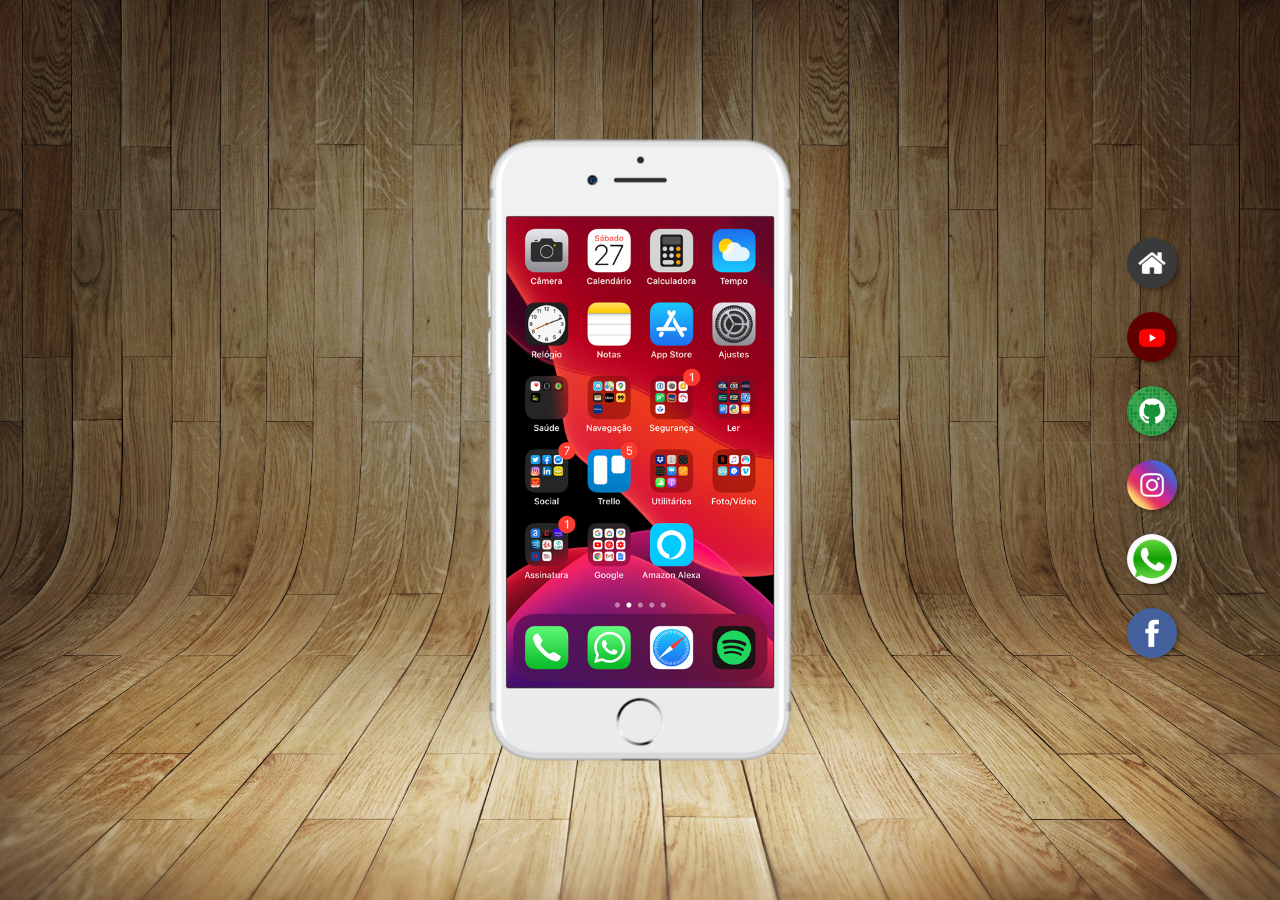
<file: index.html>
<!DOCTYPE html>
<html lang="pt-br">
<head>
    <meta charset="UTF-8">
    <meta name="viewport" content="width=device-width, initial-scale=1.0">
    <link rel="shortcut icon" href="favicon.ico" type="image/x-icon">
    <link rel="stylesheet" href="estilos/style.css">
    <title>Projeto Redes Sociais</title>
</head>
<body>
    <main>
        <section id="telefone">
            <iframe src="home.html" name="tela" id="tela" frameborder="0">
                Seu navegador não suporta iframes.
            </iframe>
        </section>
        <section id="redes-sociais">
            <a href="home.html" target="tela"><img src="imagens/logo-home.jpg" alt="Home"></a><br>
            <a href="youtube.html" target="tela"><img src="imagens/logo-youtube.jpg" alt="YouTube"></a><br>
            <a href="github.html" target="tela"><img src="imagens/logo-github.jpg" alt="GitHub"></a><br>
            <a href="instagram.html" target="tela"><img src="imagens/logo-instagram.jpg" alt="Instagram"></a><br>
            <a href="whatsapp.html" target="tela"><img src="imagens/logo-whatsapp.jpg" alt="WhatsApp"></a><br>
            <a href="facebook.html" target="tela"><img src="imagens/logo-facebook.jpg" alt="Facebook"></a>
        </section>
    </main>
</body>
</html>
</file>
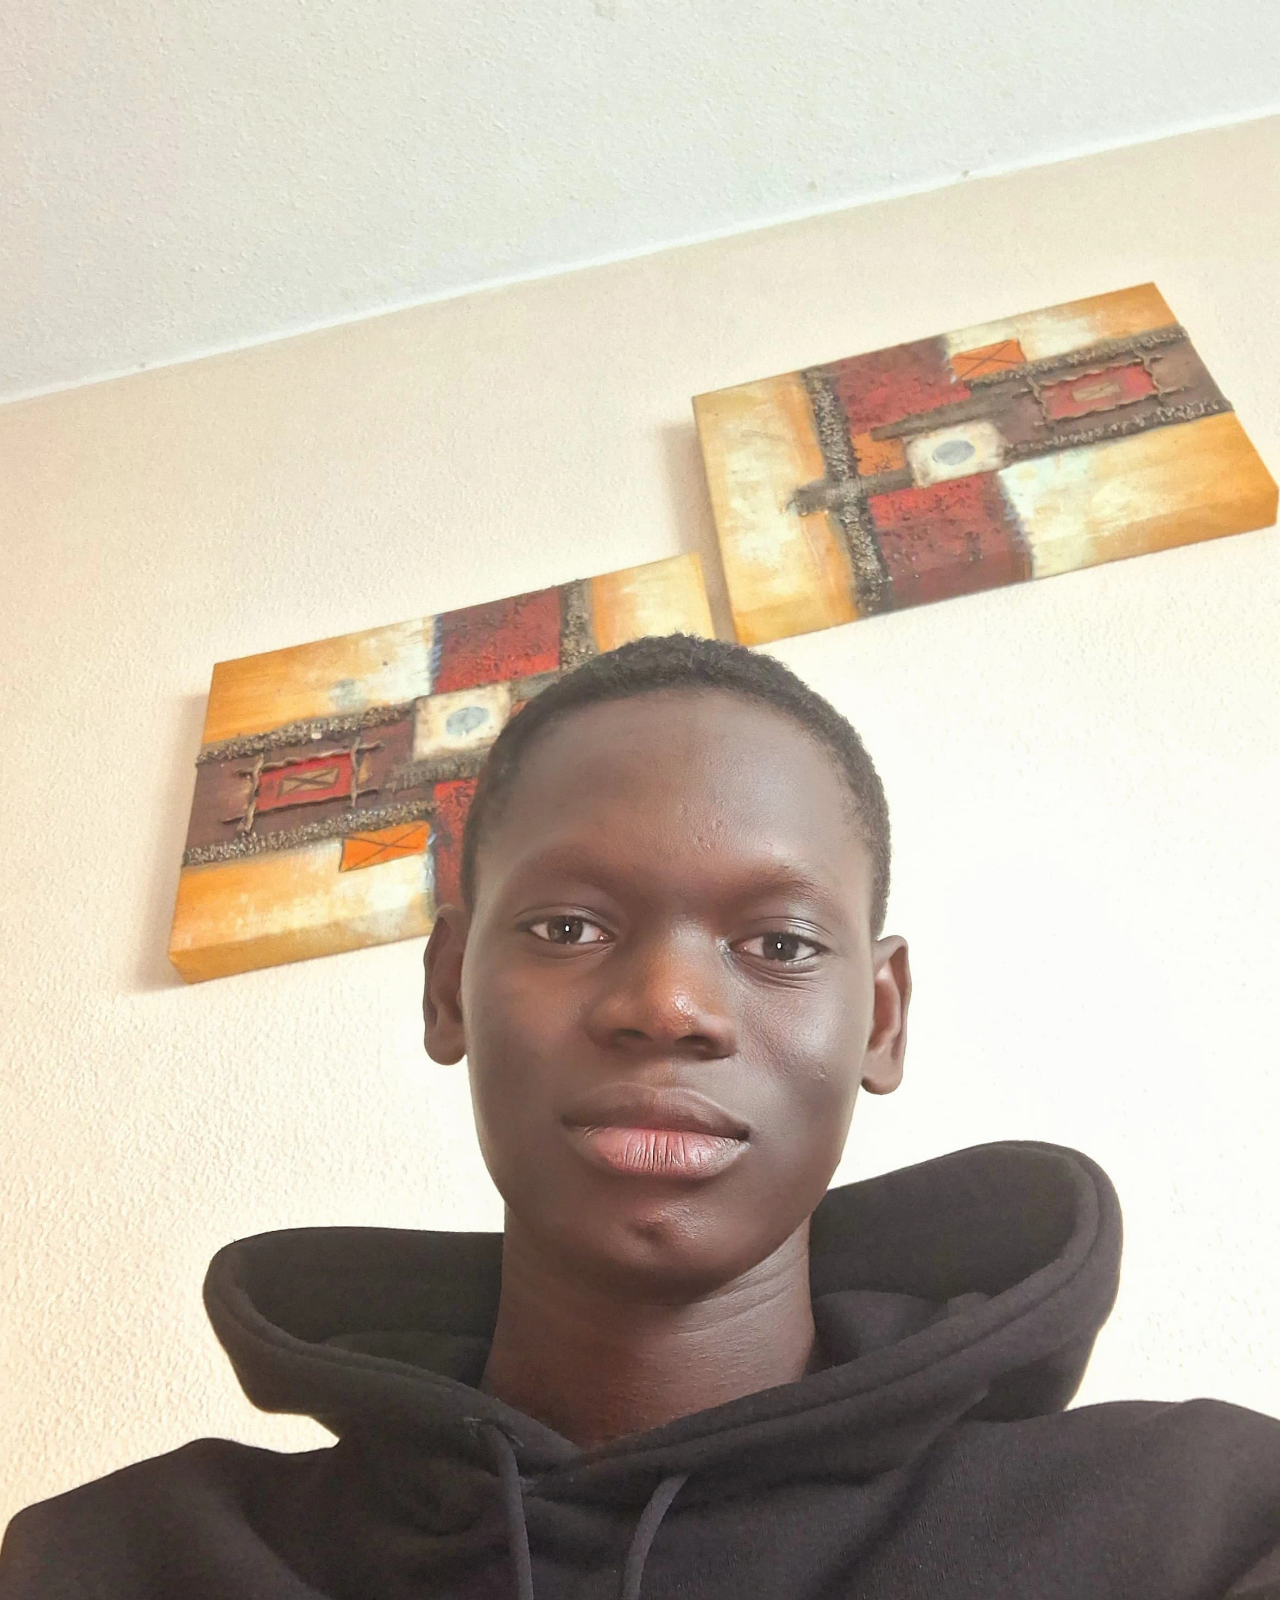
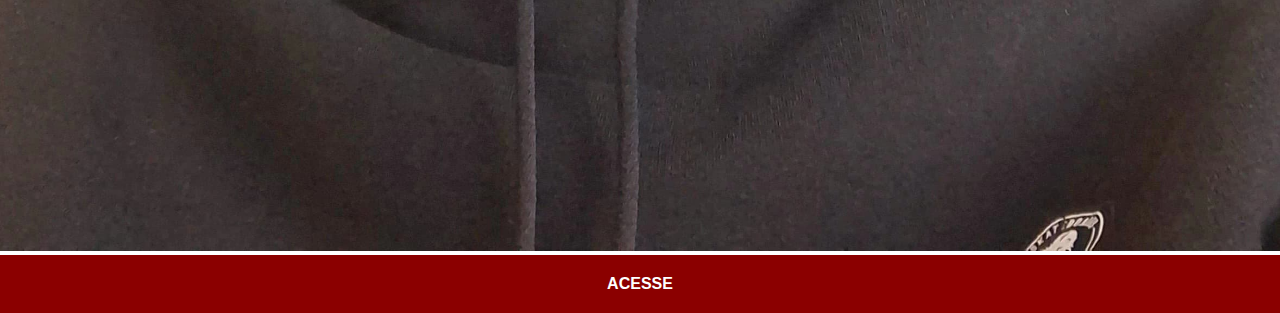
<file: facebook.html>
<!DOCTYPE html>
<html lang="pt-br">
<head>
    <meta charset="UTF-8">
    <meta name="viewport" content="width=device-width, initial-scale=1.0">
    <link rel="stylesheet" href="estilos/social.css">
    <title>Facebook</title>
</head>
<body>
    <img src="imagens/Alexgomes.jpg" alt="Facebook">
    <a href="https://www.facebook.com/lexgomes375">ACESSE</a>
</body>
</html>
</file>
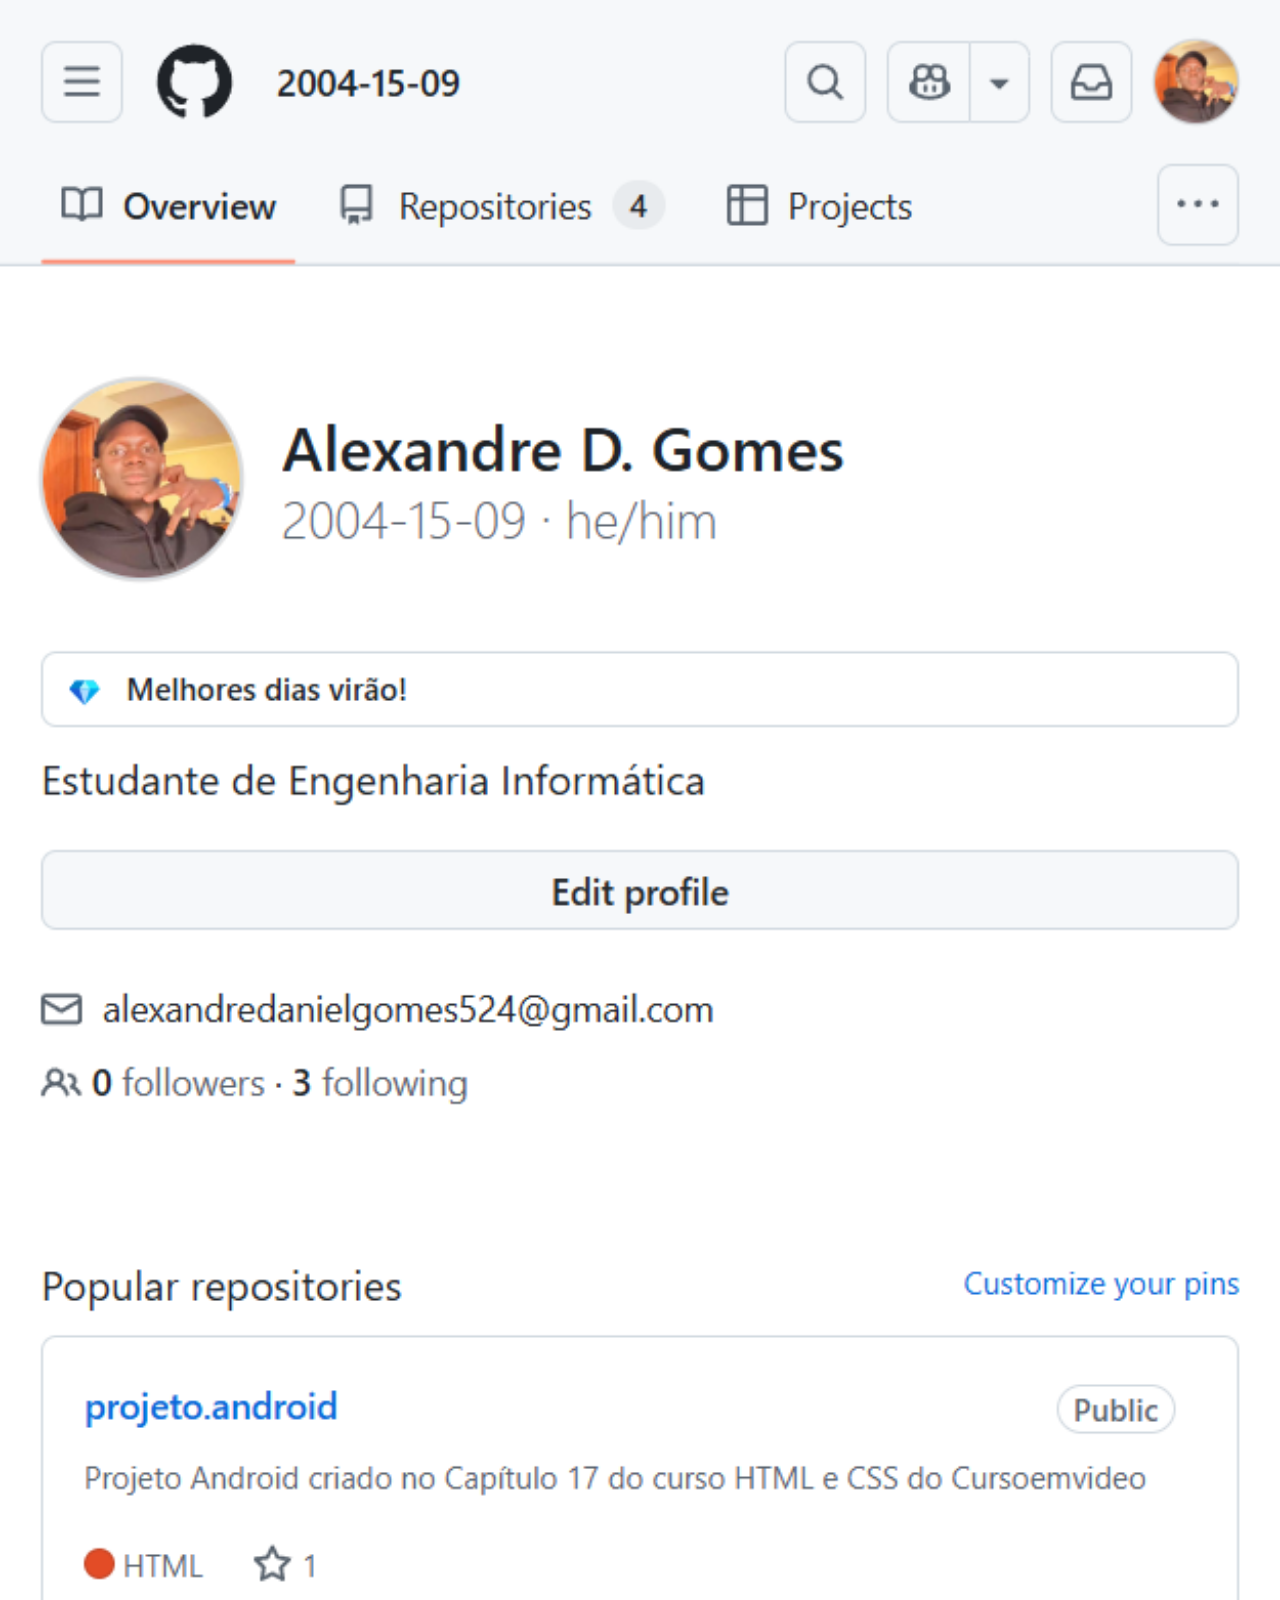
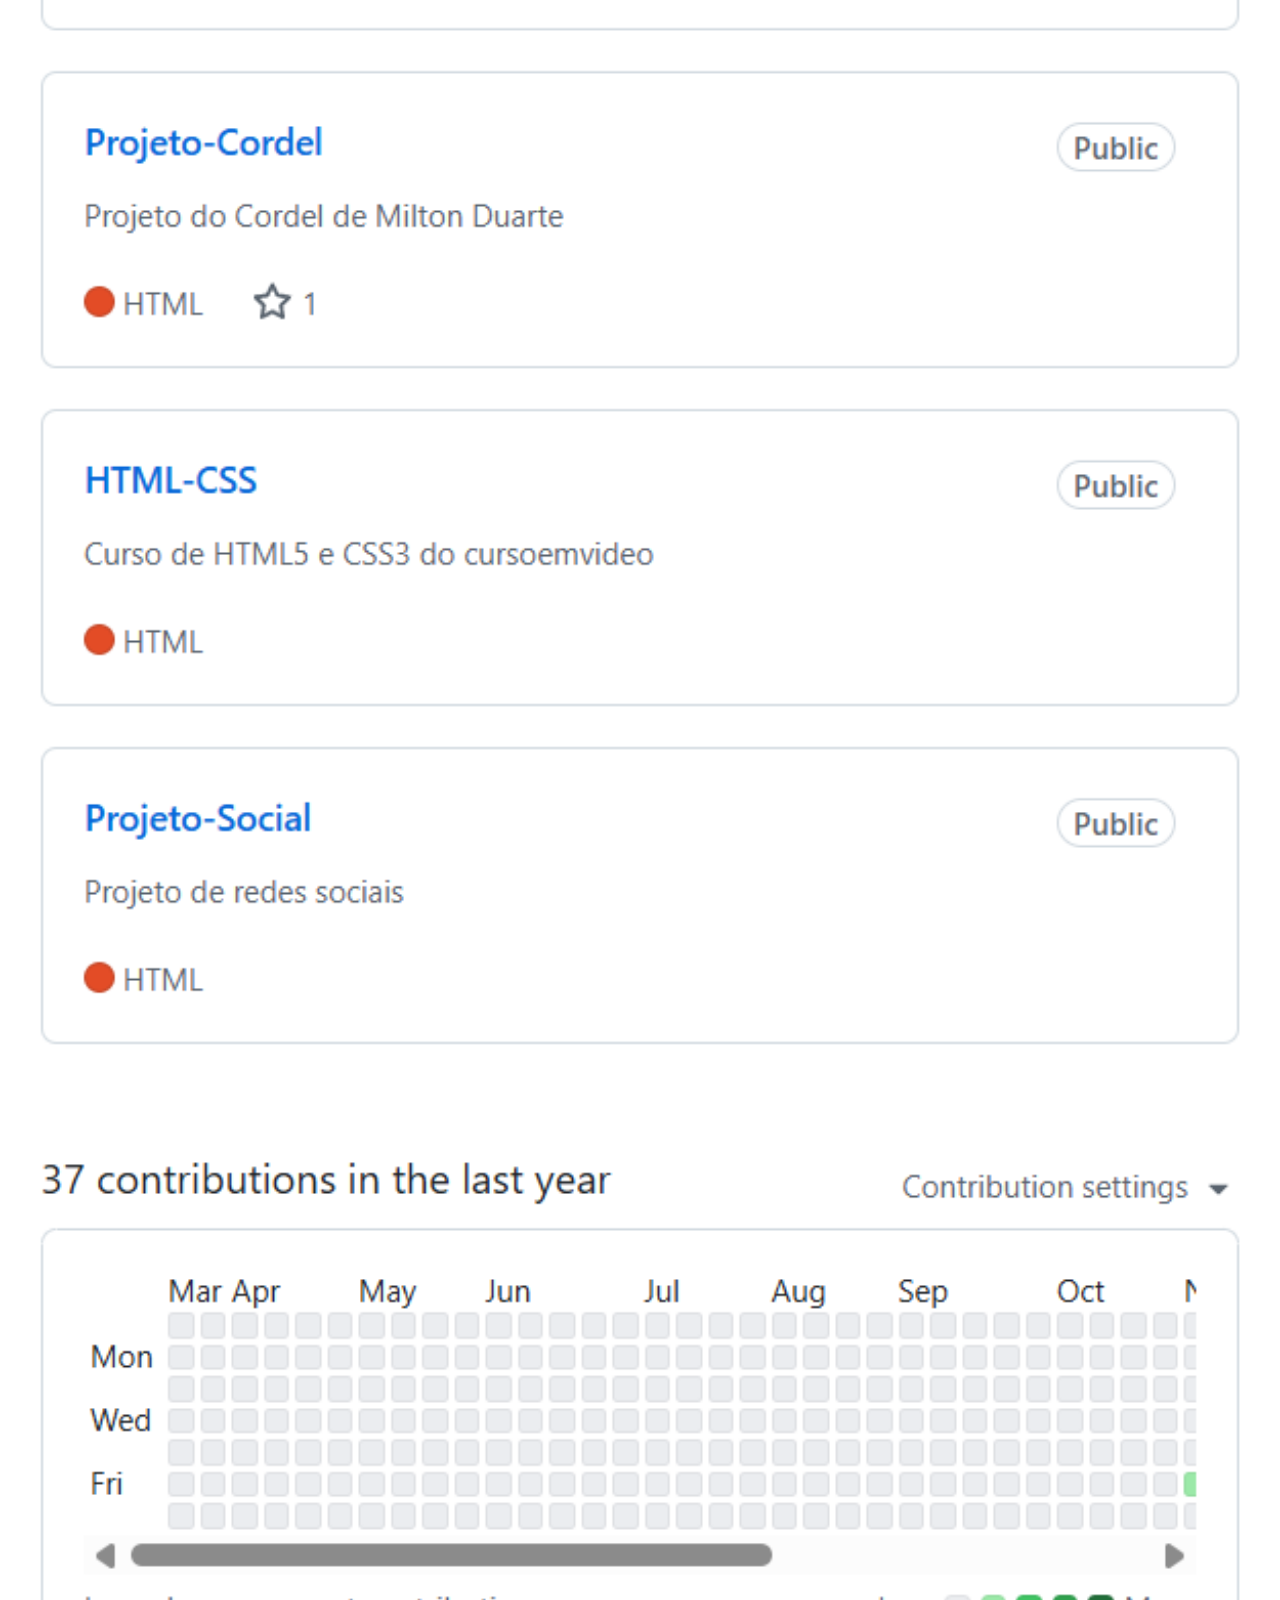
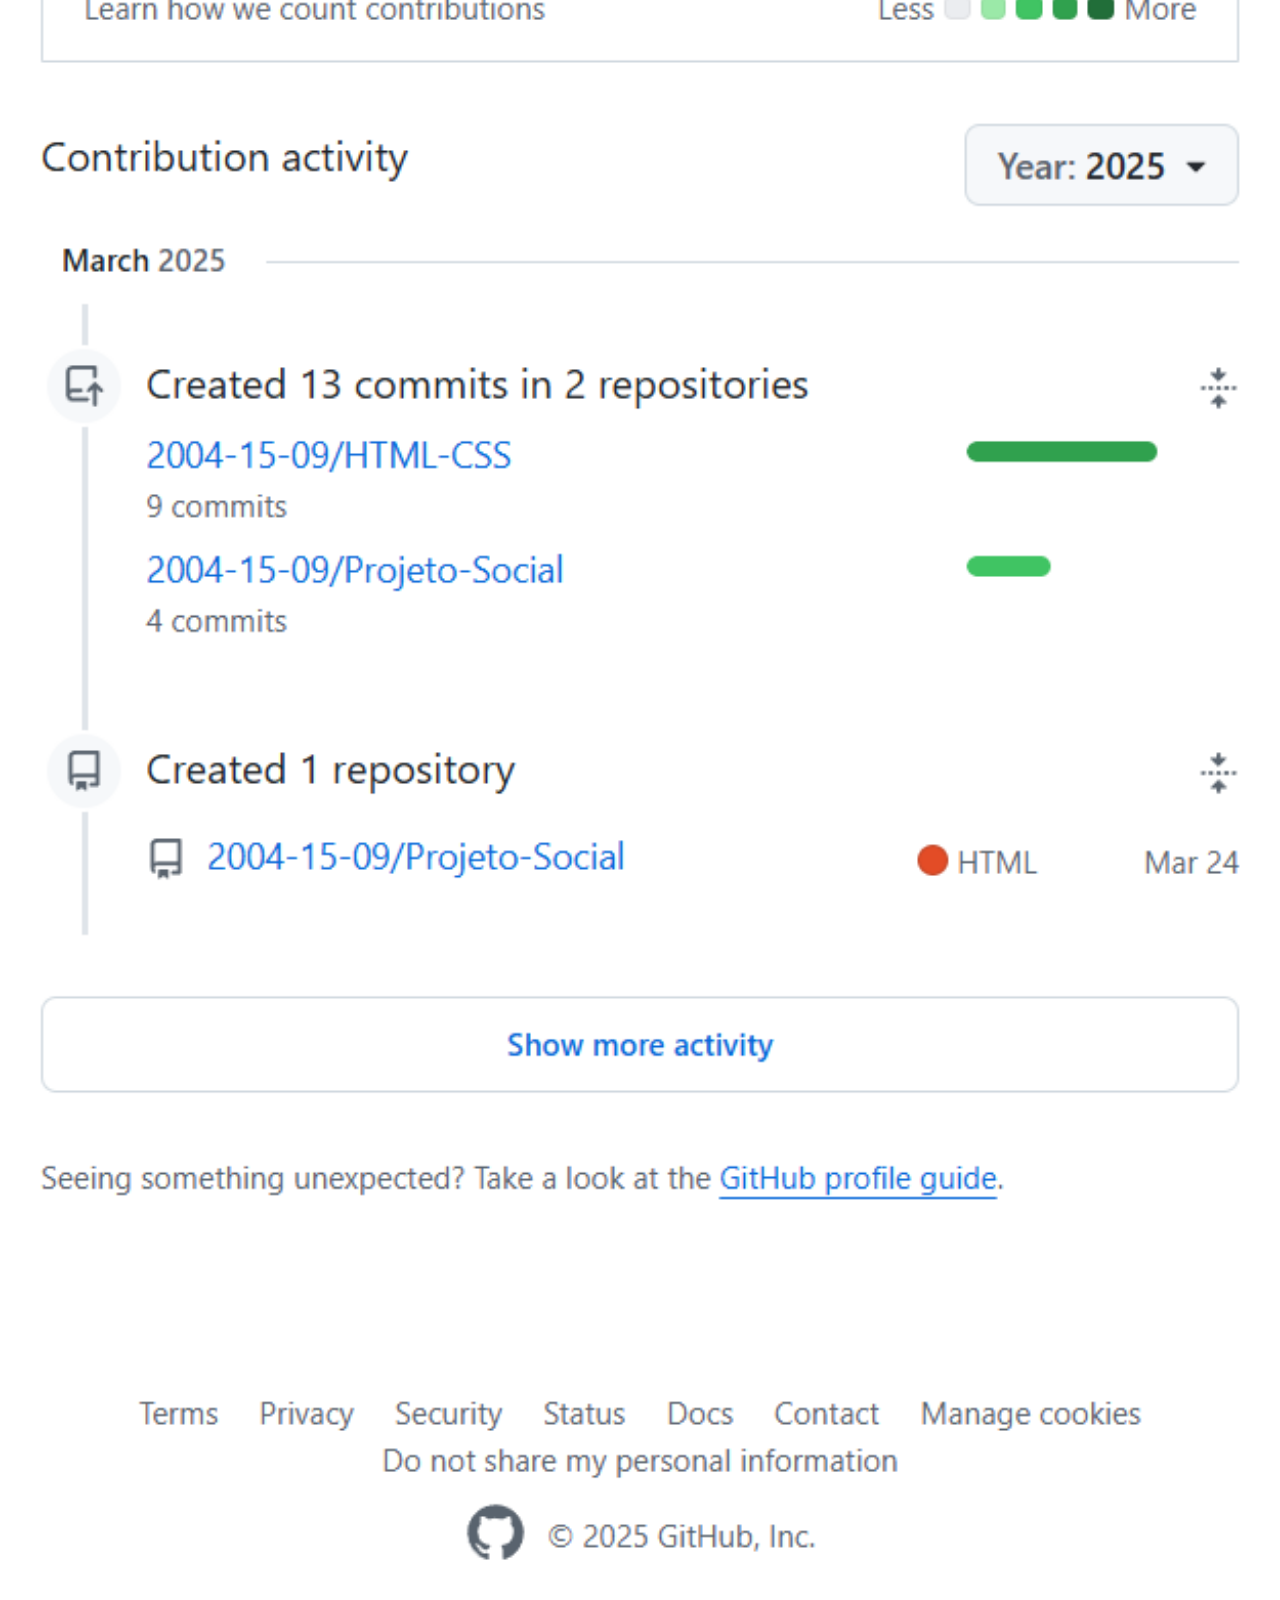
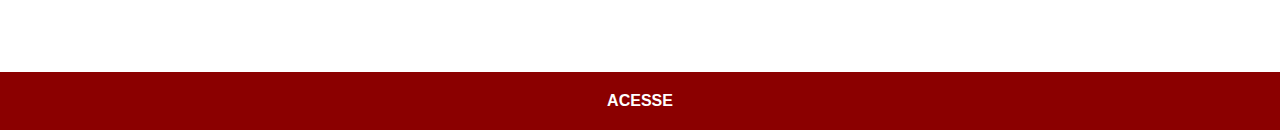
<file: github.html>
<!DOCTYPE html>
<html lang="pt-br">
<head>
    <meta charset="UTF-8">
    <meta name="viewport" content="width=device-width, initial-scale=1.0">
    <title>GitHub</title>
    <link rel="stylesheet" href="estilos/social.css">
</head>
<body>
    <img src="imagens/tela-github.png" alt="GitHub">
    <a href="https://github.com/alexandredgomes" target="_blank">ACESSE</a>
</body>
</html>
</file>
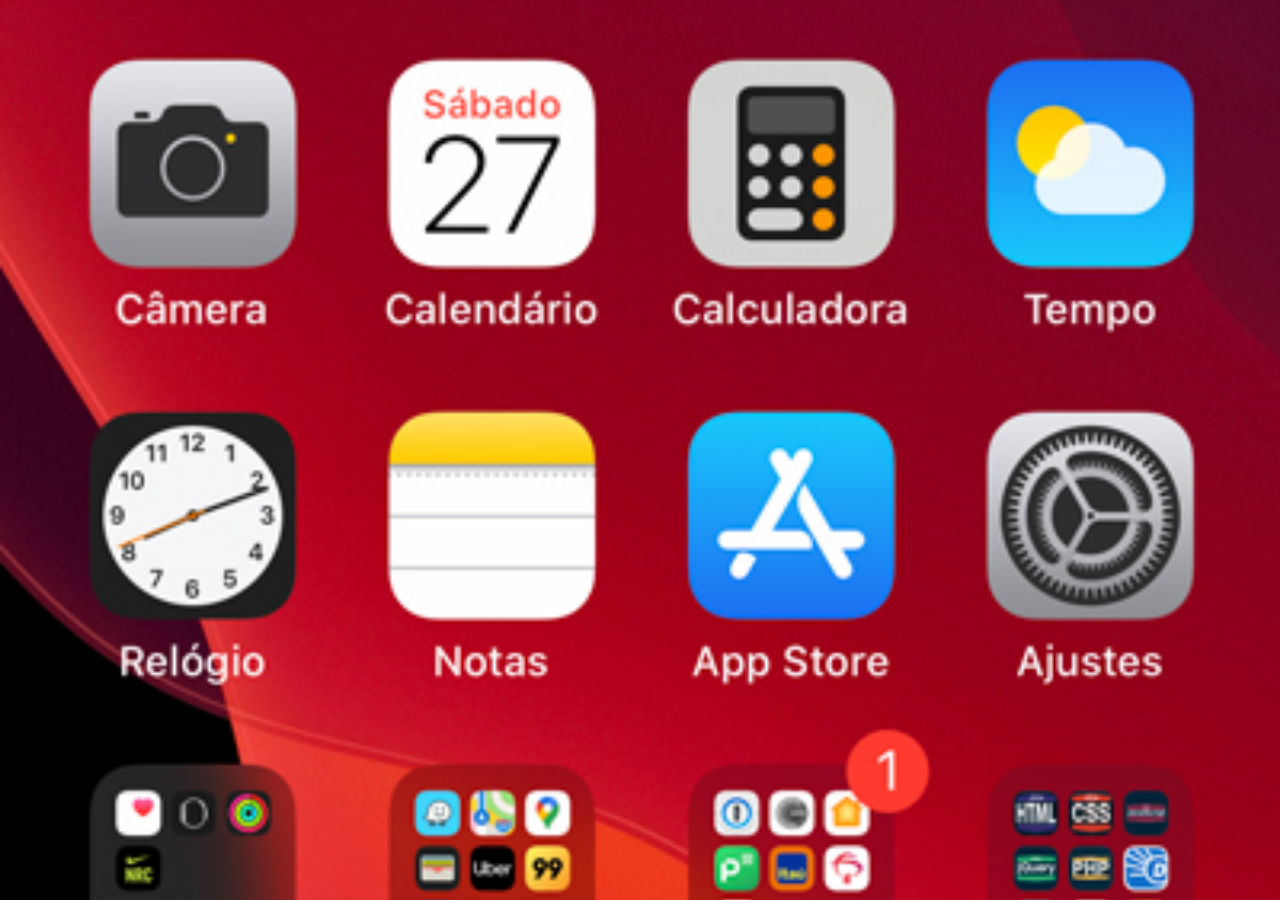
<file: home.html>
<!DOCTYPE html>
<html lang="pt-br">
<head>
    <meta charset="UTF-8">
    <meta name="viewport" content="width=device-width, initial-scale=1.0">
    <title>Home</title>
    <style>
        * {
            margin: 0;
            padding: 0;
        }

        body {
            width: 100vw;
            height: 100vh;
            background: black url('imagens/tela-home.jpg') no-repeat top center;
            background-size: cover;
        }
    </style>
</head>
<body>
    
</body>
</html>
</file>
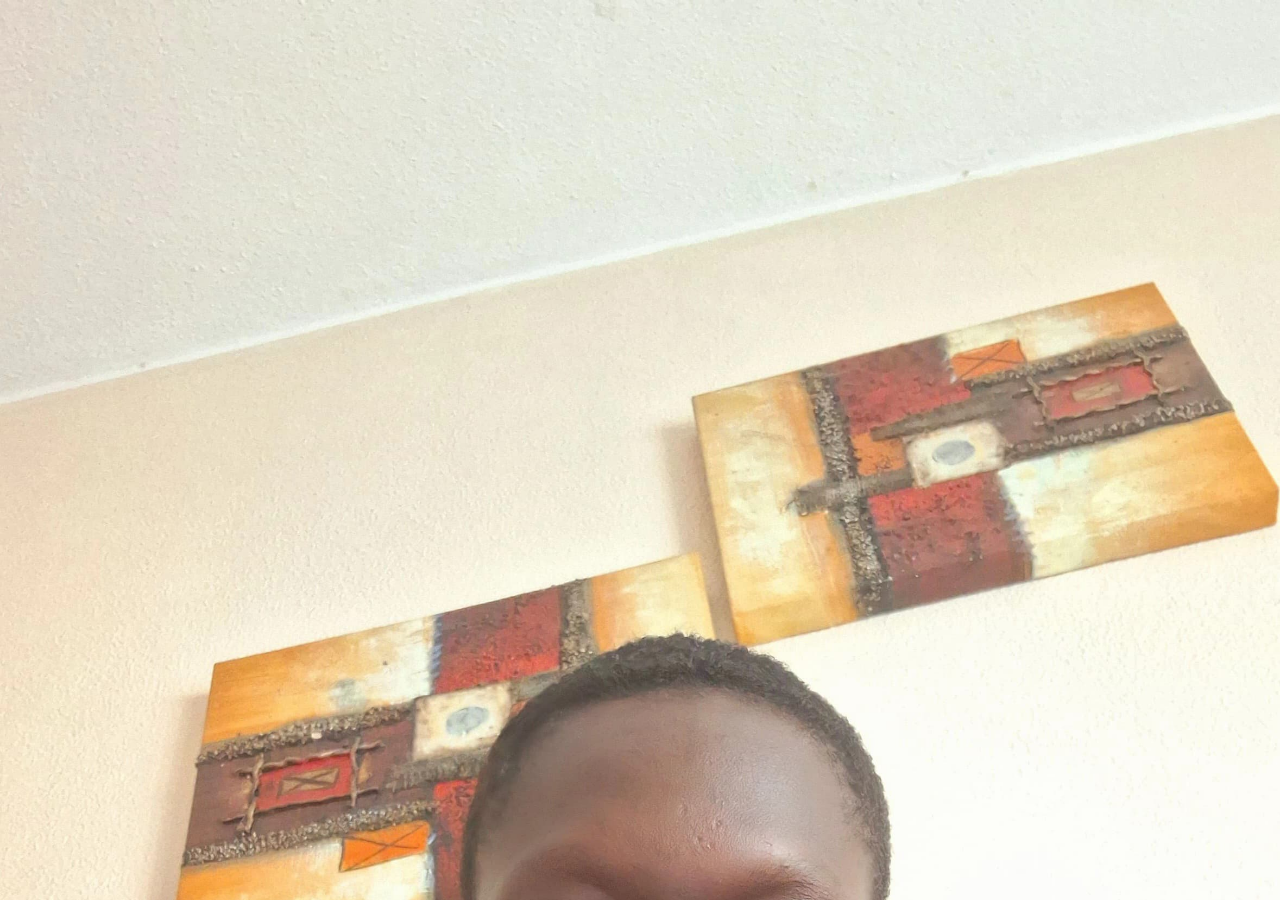
<file: tela.html>
<!DOCTYPE html>
<html lang="pt-br">
<head>
    <meta charset="UTF-8">
    <meta name="viewport" content="width=device-width, initial-scale=1.0">
    <title>Home</title>
    <style>
        * {
            margin: 0;
            padding: 0;
        }

        body {
            width: 100vw;
            height: 100vh;
            background: black url('imagens/Alexgomes.jpg') no-repeat top center;
            background-size: cover;
        }
    </style>
</head>
<body>
</body>
</html>
</file>
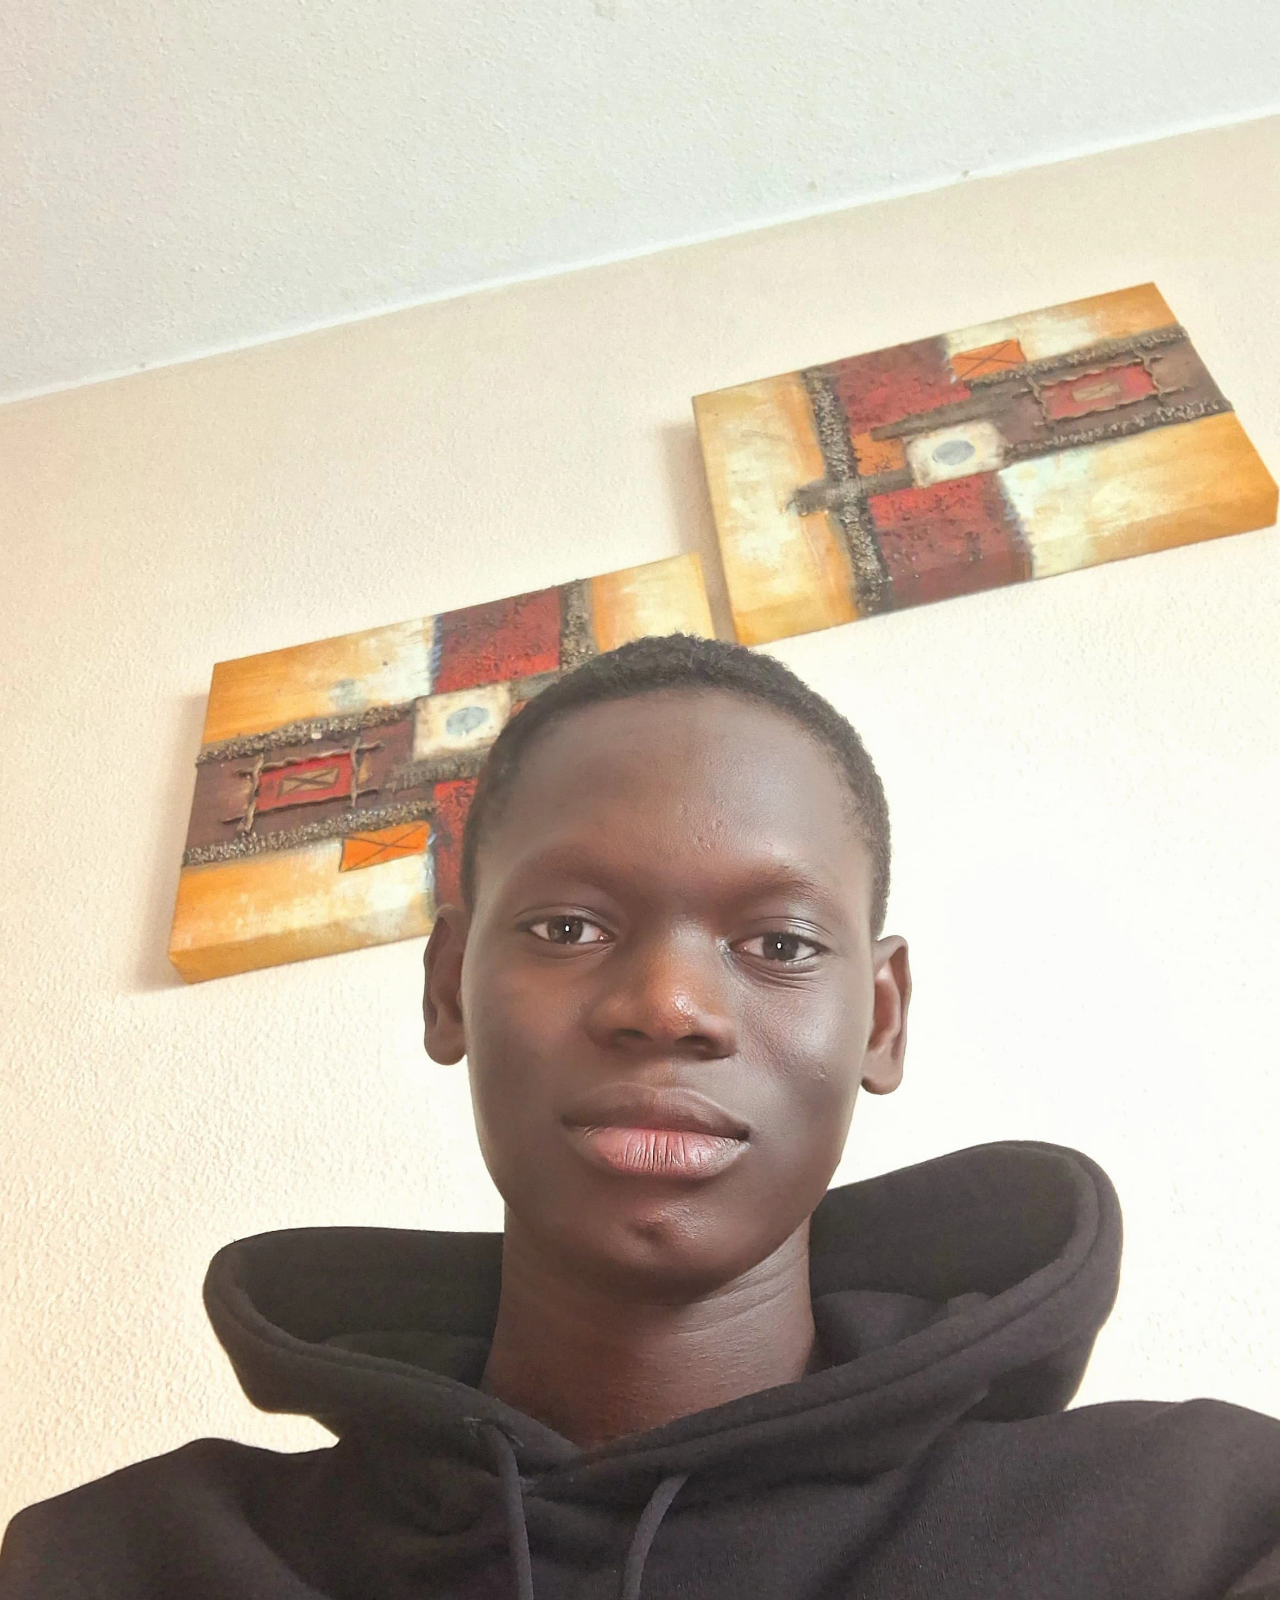
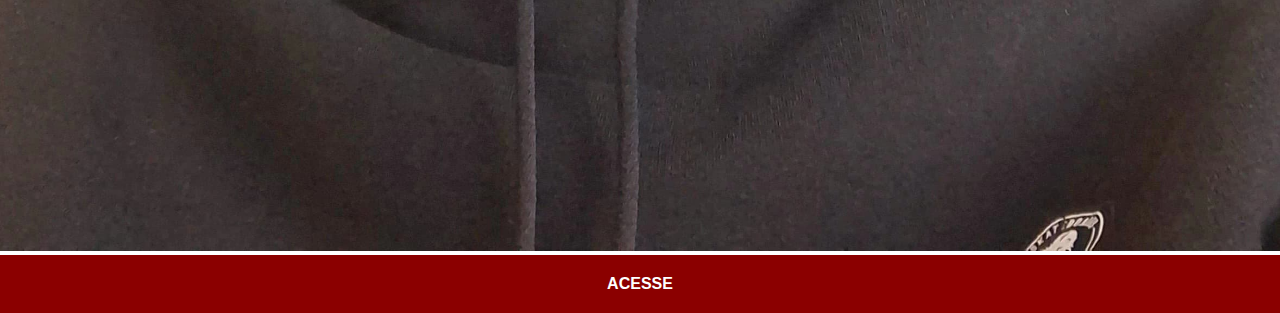
<file: whatsapp.html>
<!DOCTYPE html>
<html lang="pt-br">
<head>
    <meta charset="UTF-8">
    <meta name="viewport" content="width=device-width, initial-scale=1.0">
    <link rel="stylesheet" href="estilos/social.css">
    <title>WhatsApp</title>
</head>
<body>
    <img src="imagens/Alexgomes.jpg" alt="WhatsApp">
    <a href="https://wa.me/351920693601">ACESSE</a>
</body>
</html>
</file>
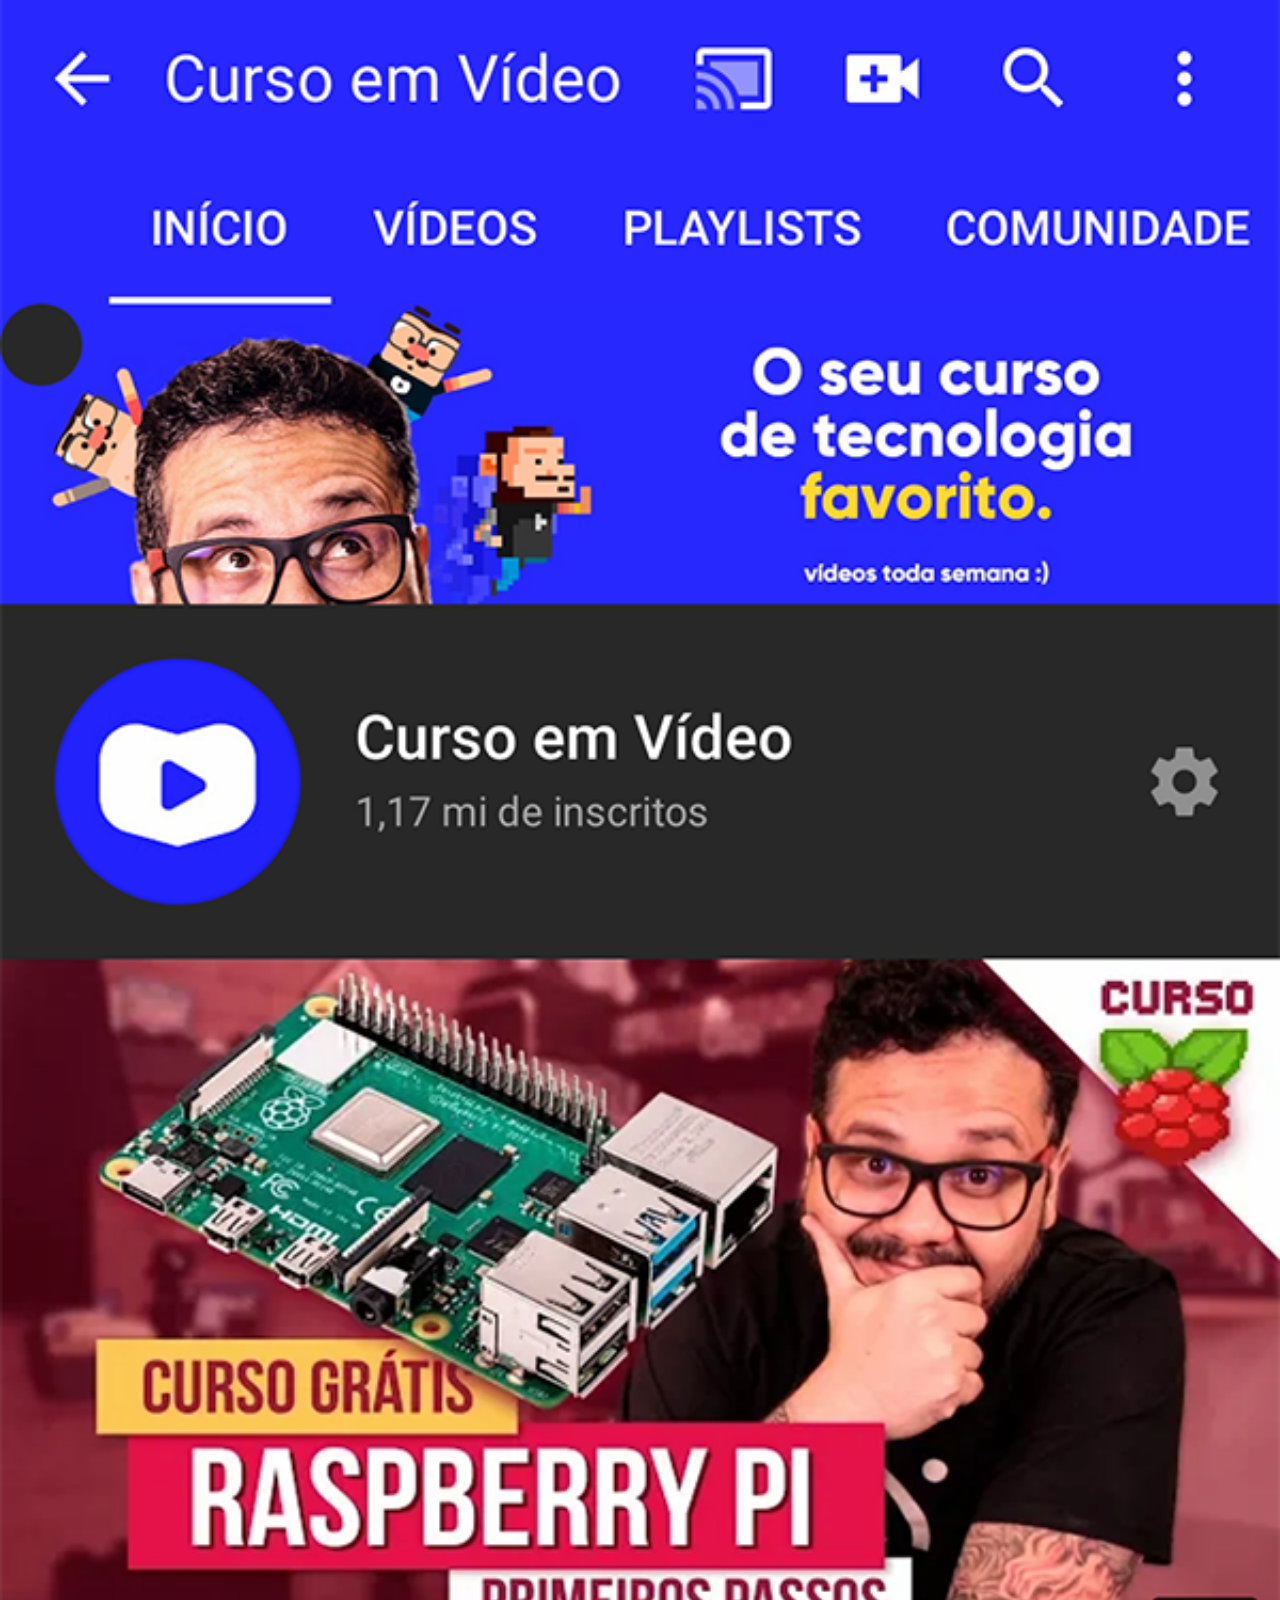
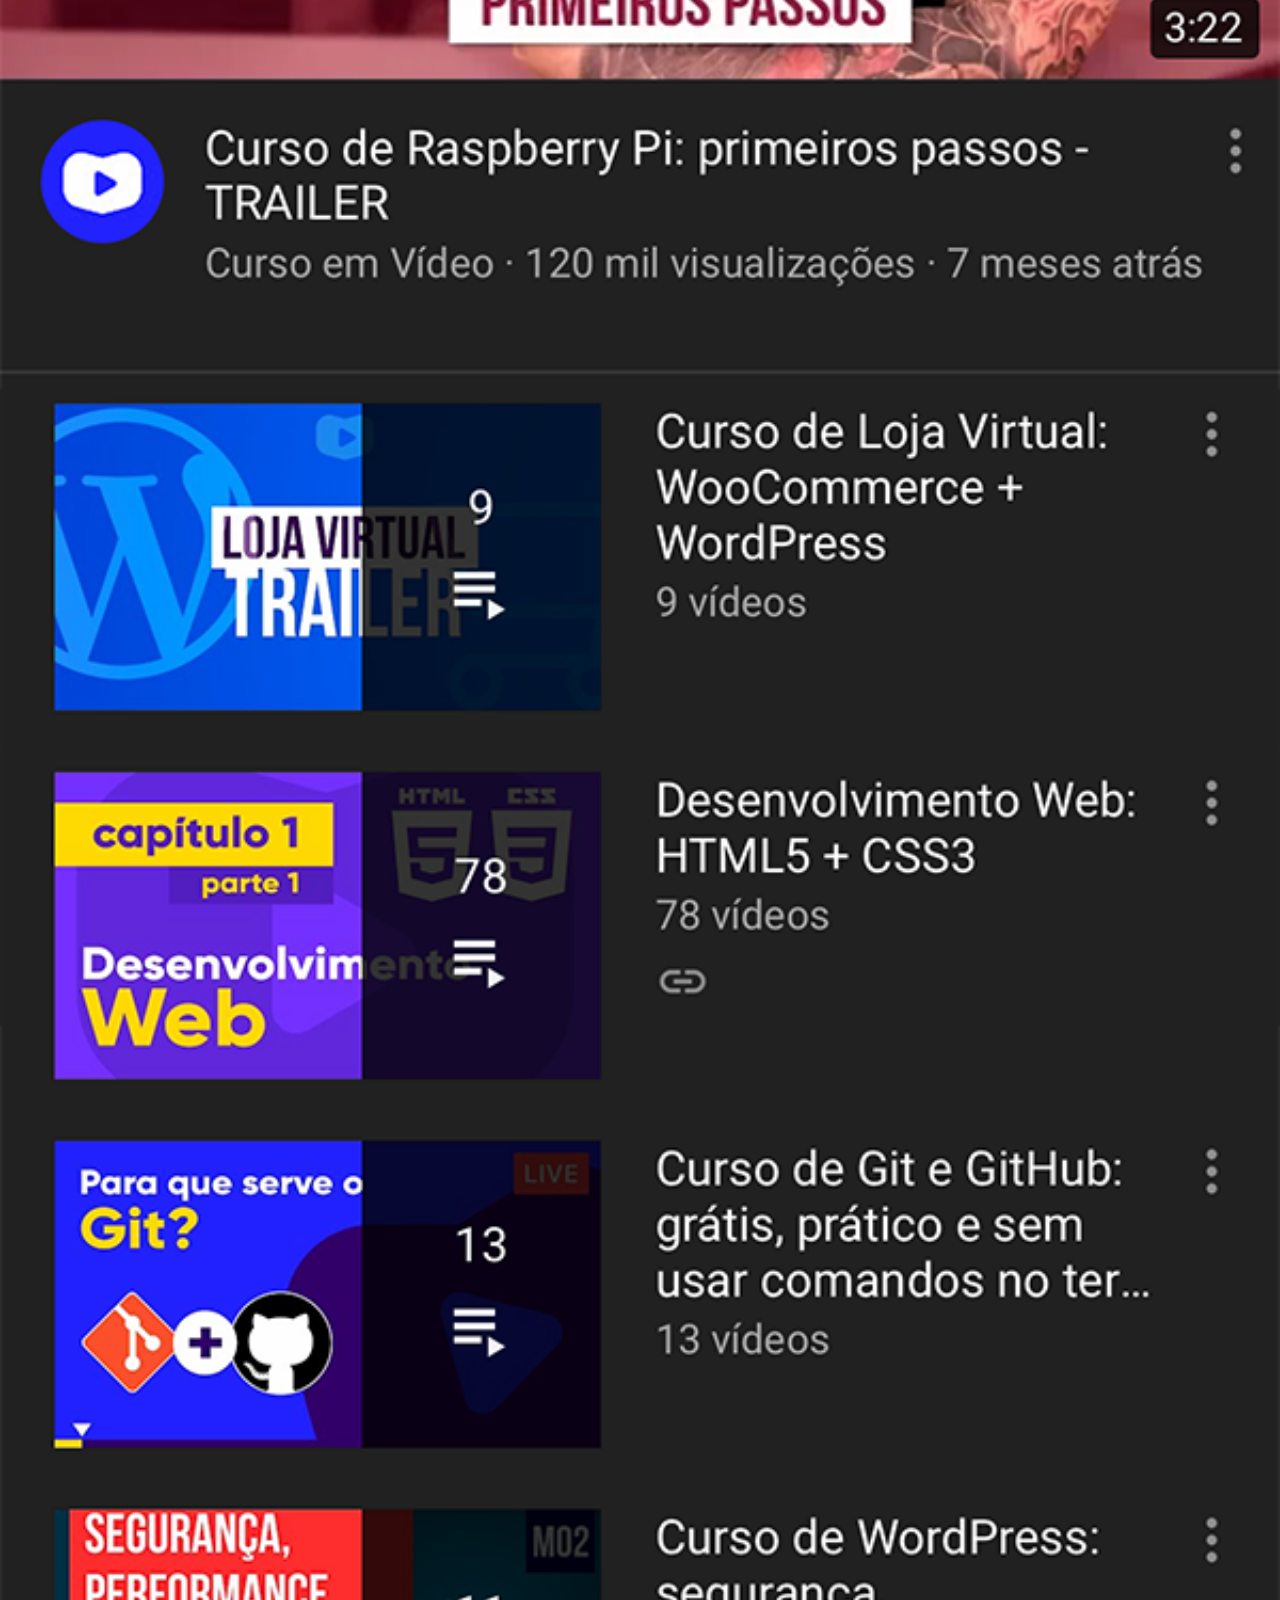
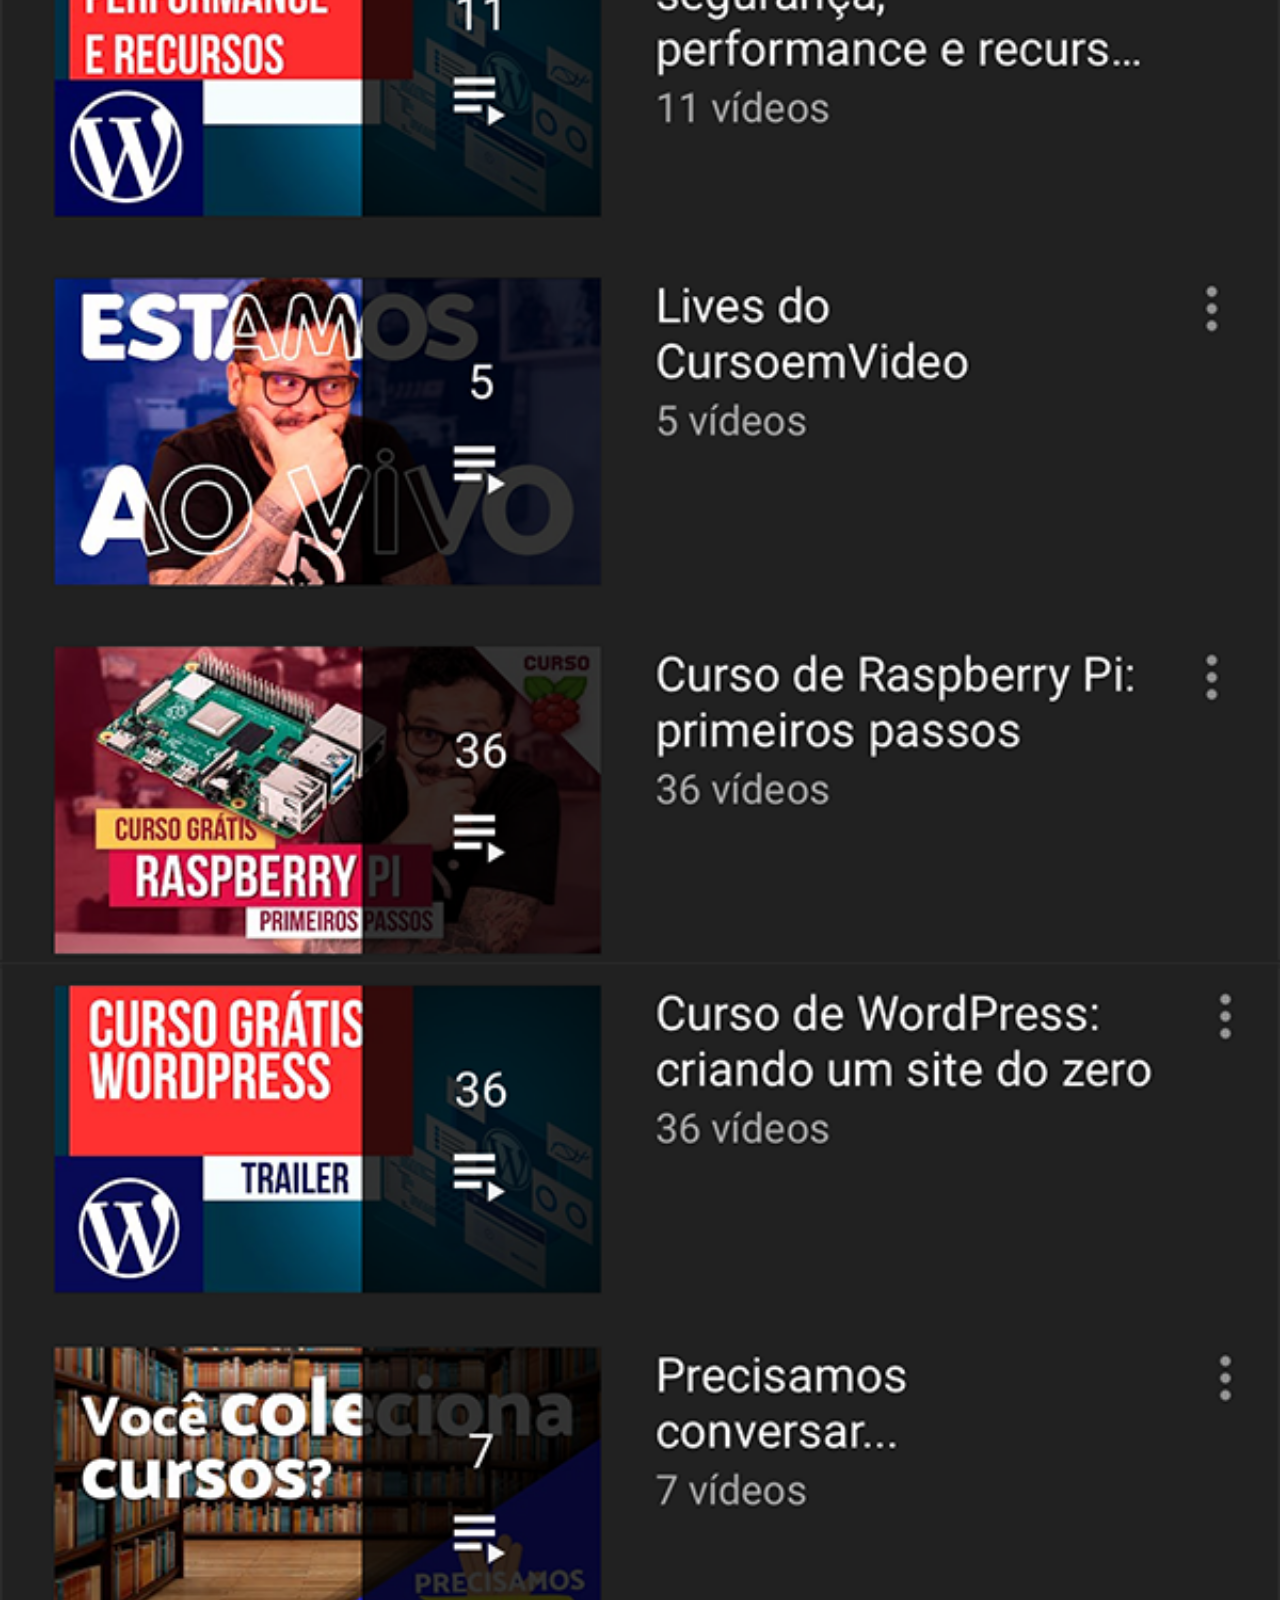
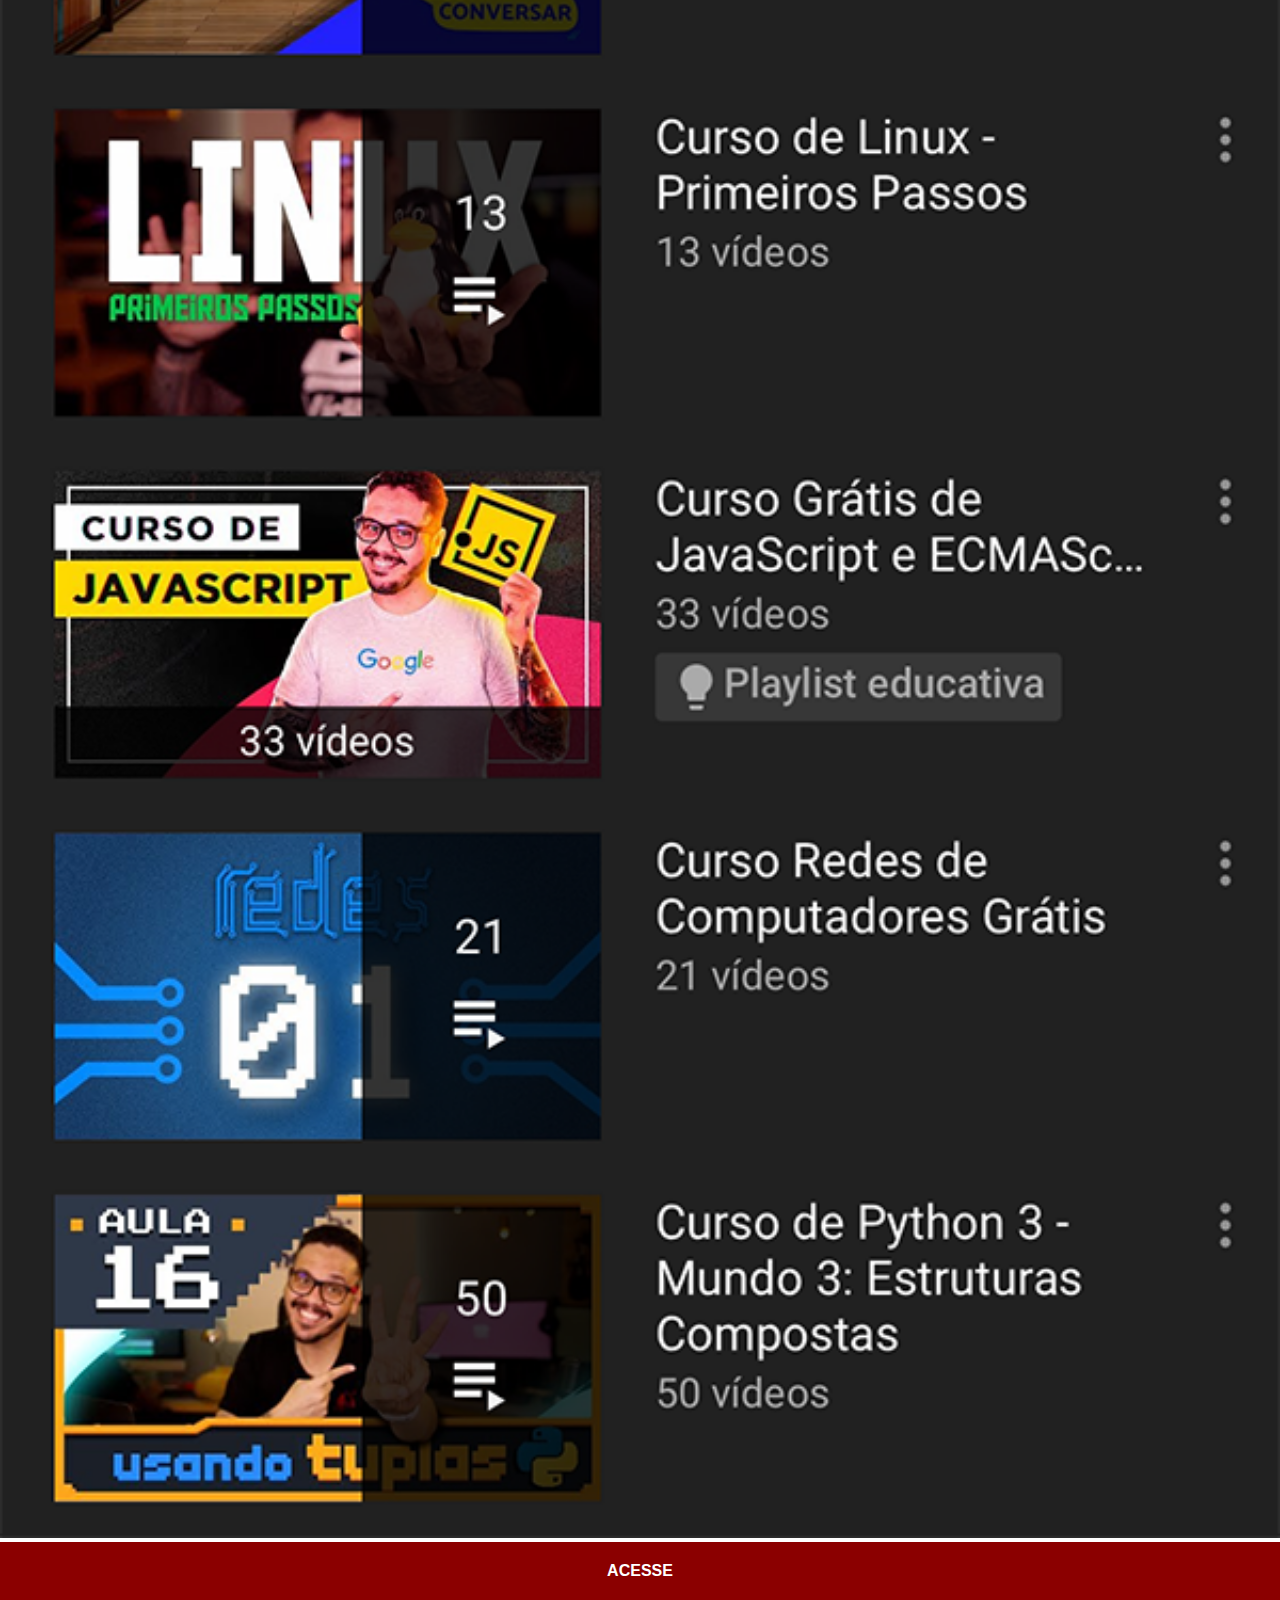
<file: youtube.html>
<!DOCTYPE html>
<html lang="pt-br">
<head>
    <meta charset="UTF-8">
    <meta name="viewport" content="width=device-width, initial-scale=1.0">
    <link rel="stylesheet" href="estilos/social.css">
    <title>YouTube</title>
</head>
<body>
    <img src="imagens/tela-youtube.png" alt="YouTube">
    <a href="https://www.youtube.com/c/CursoemV%C3%ADdeo/courses" target="_blank">ACESSE</a>
</body>
</html>
</file>
<file: estilos/style.css>
@charset "UTF-8";

* {
    margin: 0px;
    padding: 0px;
    font-family: Arial, Helvetica, sans-serif;
}

html, body {
    height: 100vh;
    width: 100vw;
    background-color: black;
}

body {
    background: url(../imagens/fundo-madeira.jpg) no-repeat top center;
    background-size: cover;
    background-attachment: fixed;
}

main {
    position: relative;
    height: 100vh;
}

section#telefone {
    position: absolute;
    top: 50%;
    left: 50%;
    transform: translate(-50%, -50%);

    height: 627px;
    width: 311px;
    background: url(../imagens/frame-iphone.png) no-repeat;
}

section#redes-sociais {
    text-align: right;
    position: absolute;
    top: 50%;
    left: 90%;
    transform: translate(-50%, -50%);
}

section#redes-sociais img {
    width: 50px;
    margin: 10px;
    border-radius: 50%;
    box-shadow: 2px 2px 5px rgba(0, 0, 0, 0.408);
    box-sizing: border-box;
}

section#redes-sociais img:hover {
    border: 2px solid rgba(255, 255, 255, 0.678);
    transform: translate(-3px, -3px);
    box-shadow: 5px 5px 10px rgba(0, 0, 0, 0.408);
    transition: transform .4s, border .4s, box-shadow .4s;
}

iframe#tela {
    position: relative;
    top: 80px;
    left: 22px;
    width: 267px;
    height: 471px;
}
</file>
<file: estilos/social.css>
@charset "UTF-8";

* {
    margin: 0;
    padding: 0;
    font-family: Arial, Helvetica, sans-serif;
}

::-webkit-scrollbar {
    width: 0;
    height: 0;
}

img {
    width: 100vw;
}

a {
    display: block;
    background-color: darkred;
    color: white;
    padding: 20px;
    text-align: center;
    font-weight: bolder;
    text-decoration: none;
}

a:hover {
    background-color: red;
}
</file>
